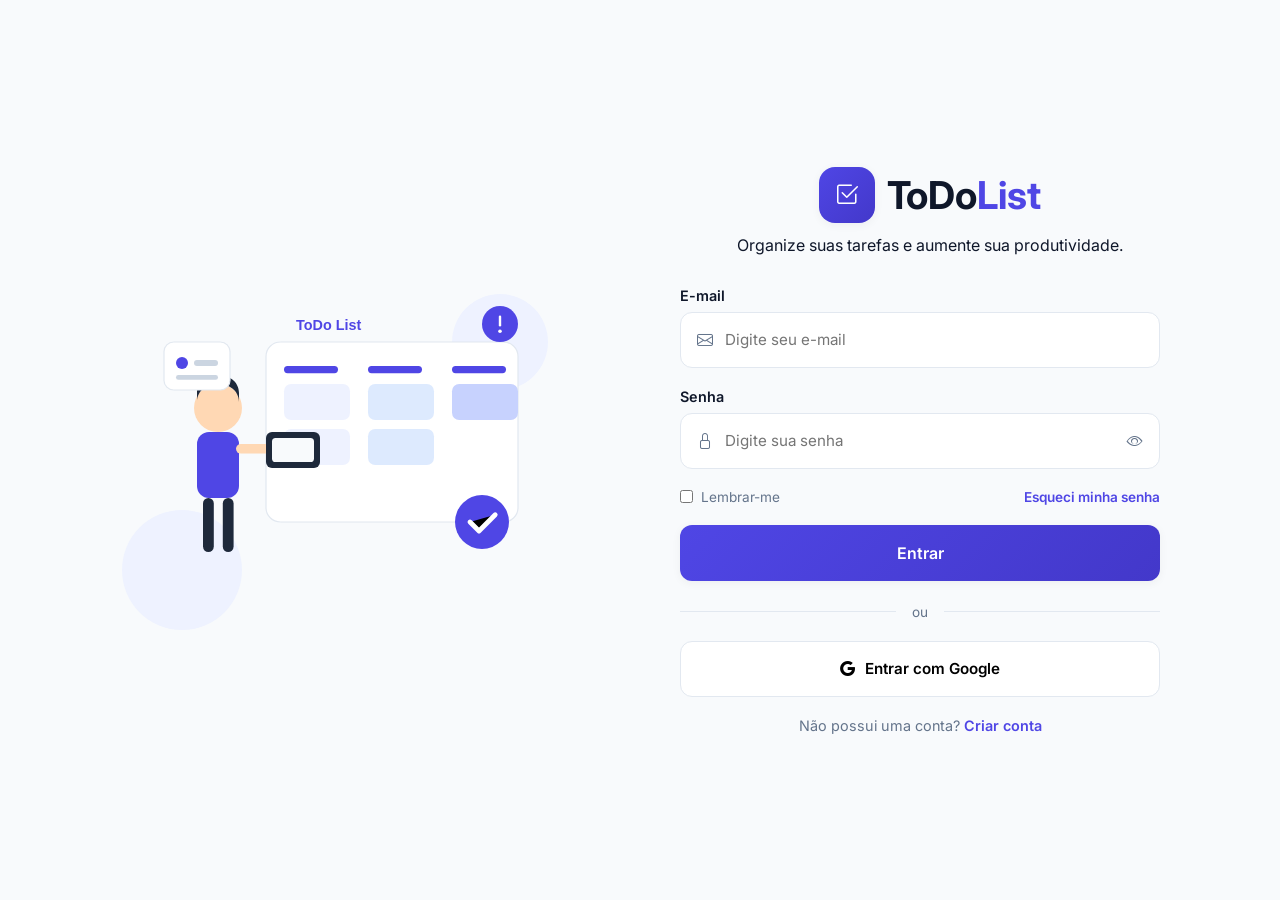
<file: index.html>
<!doctype html>
<html lang="pt-BR">
  <head>
    <meta charset="UTF-8" />
    <meta name="viewport" content="width=device-width, initial-scale=1.0" />
    <title>ToDo List | Login</title>
    <!-- Google Fonts -->
    <link rel="preconnect" href="https://fonts.googleapis.com" />
    <link rel="preconnect" href="https://fonts.gstatic.com" crossorigin />
    <link
      rel="stylesheet"
      href="https://fonts.googleapis.com/css2?family=Inter:wght@400;500;600;700&display=swap"
    />
    <!-- Bootstrap Icons -->
    <link
      rel="stylesheet"
      href="https://cdn.jsdelivr.net/npm/bootstrap-icons@1.11.3/font/bootstrap-icons.min.css"
    />
    <!-- CSS -->
    <link rel="stylesheet" href="./css/global.css" />
    <link rel="stylesheet" href="./css/login.css" />
  </head>
  <body>
    <main class="login-container">
      <!-- LADO ESQUERDO -->
      <!-- ILUSTRAÇÃO -->
      <section class="login-illustration">
        <img src="./images/login-illustration.svg" alt="Login" />
      </section>

      <!-- LADO DIREITO-->
      <!-- LOGO -->
      <section class="login-content">
        <section class="login-header">
          <div class="logo">
            <div class="logo-icon">
              <i class="bi bi-check2-square"></i>
            </div>
            <h1>ToDo<span>List</span></h1>
          </div>
          <p>Organize suas tarefas e aumente sua produtividade.</p>
        </section>

        <!-- FORMULÁRIO -->
        <section class="login-form-container">
          <form class="login-form">
            <!-- EMAIL -->
            <div class="input-group">
              <label for="email">E-mail</label>
              <div class="input-wrapper">
                <i class="bi bi-envelope"></i>
                <input
                  type="email"
                  id="email"
                  placeholder="Digite seu e-mail"
                />
              </div>
            </div>
            <!-- SENHA -->
            <div class="input-group">
              <label for="password">Senha</label>
              <div class="input-wrapper">
                <i class="bi bi-lock"></i>
                <input
                  type="password"
                  id="password"
                  placeholder="Digite sua senha"
                />
                <button type="button" class="toggle-password">
                  <i class="bi bi-eye"></i>
                </button>
              </div>
            </div>

            <!-- OPÇÕES -->
            <div class="form-options">
              <label class="remember-me">
                <input type="checkbox" />
                <span>Lembrar-me</span>
              </label>
              <a href="#">Esqueci minha senha</a>
            </div>

            <div class="form-message"></div>

            <!-- BOTÃO -->
            <button type="submit" class="btn-login">Entrar</button>

            <!-- DIVISOR -->
            <div class="divider"><span>ou</span></div>

            <!-- GOOGLE -->
            <button type="button" class="btn-google">
              <i class="bi bi-google"></i>
              Entrar com Google
            </button>

            <!-- REGISTRO -->
            <p class="register-link">
              Não possui uma conta?
              <a href="">Criar conta</a>
            </p>
          </form>
        </section>
      </section>
    </main>
    <script src="./js/auth.js"></script>
  </body>
</html>
</file>
<file: css/global.css>
:root {
  /* Cores */
  --primary: #4f46e5;
  --primary-dark: #4338ca;
  --background: #f8fafc;
  --surface: #ffffff;
  --text-primary: #0f172a;
  --text-secondary: #64748b;
  --border: #e2e8f0;
  --success: #10b981;
  --warning: #f59e0b;
  --danger: #ef4444;

  /* Tipografia */
  --font-family: "Inter", sans-serif;

  /* Sombras */
  --shadow-sm: 0 2px 10px rgba(0, 0, 0, 0.05);
  --shadow-md: 0 10px 25px rgba(0, 0, 0, 0.08);

  /* Bordas */
  --radius-sm: 8px;
  --radius-md: 12px;
  --radius-lg: 20px;

  /* Sidebar */
  --sidebar-width: 280px;

  /* Header */
  --header-height: 80px;
}

/* Reset */
*,
*::before,
*::after {
  margin: 0;
  padding: 0;
  box-sizing: border-box;
}

html {
  font-size: 16px;
  scroll-behavior: smooth;
}

body {
  font-family: var(--font-family);
  background: var(--background);
  color: var(--text-primary);
  min-height: 100vh;
}

img {
  max-width: 100%;
  display: block;
}

button,
input,
select,
textarea {
  font-family: inherit;
}

button {
  cursor: pointer;
}

a {
  text-decoration: none;
}

ul,
ol {
  list-style: none;
}

/* APP LAYOUT */
.app-layout {
  min-height: 100vh;
}

.main-content {
  min-height: 100vh;
}

/* Logo */
.logo {
  display: flex;
  align-items: center;
  gap: 12px;
}

.logo-icon {
  width: 48px;
  height: 48px;
  border-radius: 14px;
  background: linear-gradient(135deg, var(--primary), var(--primary-dark));
  display: flex;
  align-items: center;
  justify-content: center;
  color: white;
  font-size: 1.2rem;
  box-shadow: var(--shadow-sm);
}

.logo h2 {
  font-size: 1.3rem;
  font-weight: 700;
}

.logo span {
  color: var(--primary);
}

/* Header */
.header {
  height: var(--header-height);
  background: var(--surface);
  border-bottom: 1px solid var(--border);
  display: flex;
  align-items: center;
  justify-content: space-between;
  padding: 0 20px;
}

.header-info h1 {
  font-size: 1.4rem;
  font-weight: 700;
}

.header-info p {
  font-size: 0.9rem;
  color: var(--text-secondary);
  margin-top: 4px;
}

.header-actions {
  display: flex;
  align-items: center;
  gap: 12px;
}

/* Icon Button */
.icon-btn {
  width: 42px;
  height: 42px;
  border: none;
  border-radius: var(--radius-md);
  background: #eef2ff;
  transition: 0.3s;
}

.icon-btn:hover {
  background: #dde4ff;
}

.icon-btn i {
  color: var(--primary);
  font-size: 1rem;
}

/* Avatar */
.avatar {
  width: 42px;
  height: 42px;
  border-radius: 50%;
  object-fit: cover;
  border: 2px solid var(--border);
}

/* Page Content */
.page-content {
  padding: 24px;
  padding-bottom: 100px;
}

/* Sidebar */
.sidebar {
  display: none;
}

.logout-btn {
  border: none;
  background: #fee2e2;
  color: var(--danger);
  padding: 14px;
  border-radius: var(--radius-md);
  font-weight: 600;
  transition: 0.3s;
}

.logout-btn:hover {
  opacity: 0.85;
}

/* Mobile Navigation */
.mobile-nav {
  position: fixed;
  left: 0;
  right: 0;
  bottom: 0;
  height: 70px;
  background: var(--surface);
  border-top: 1px solid var(--border);
  display: flex;
  align-items: center;
  justify-content: space-around;
  z-index: 999;
}

.mobile-nav a {
  color: var(--text-secondary);
  font-size: 1.4rem;
  transition: 0.3s;
}

.mobile-nav a.active {
  color: var(--primary);
}

.mobile-nav a:hover {
  color: var(--primary);
}

/* Utilities */
.card {
  background: var(--surface);
  border-radius: var(--radius-lg);
  padding: 20px;
  box-shadow: var(--shadow-sm);
}

.section-title {
  font-size: 1.5rem;
  font-weight: 700;
}

.section-description {
  margin-top: 6px;
  color: var(--text-secondary);
}

.hidden {
  display: none !important;
}

/* Desktop */
@media (min-width: 1024px) {
  .mobile-nav {
    display: none;
  }

  .app-layout {
    display: grid;
    grid-template-columns: var(--sidebar-width) 1fr;
  }

  .sidebar {
    display: flex;
    flex-direction: column;
    justify-content: space-between;
    background: var(--surface);
    border-right: 1px solid var(--border);
    padding: 24px;
    min-height: 100vh;
    position: sticky;
    top: 0;
  }

  .sidebar nav {
    display: flex;
    flex-direction: column;
    gap: 8px;
    margin-top: 40px;
  }

  .sidebar nav a {
    display: flex;
    align-items: center;
    gap: 12px;
    padding: 14px;
    border-radius: var(--radius-md);
    color: var(--text-secondary);
    transition: 0.3s;
  }

  .sidebar nav a:hover,
  .sidebar nav a.active {
    background: #eef2ff;
    color: var(--primary);
  }

  .main-content {
    overflow-x: hidden;
  }
}
</file>
<file: css/login.css>
/* LOGIN PAGE */
.login-container {
  min-height: 100vh;
  display: flex;
  flex-direction: column;
  padding: 24px;
}

/* ILLUSTRATION */
.login-illustration {
  margin-bottom: 32px;
}

.login-illustration img {
  width: 100%;
  max-width: 200px;
  margin: 0 auto;
}

.login-content {
  display: flex;
  flex-direction: column;
}

/* HEADER */
.login-header {
  text-align: center;
  margin-bottom: 32px;
}

.logo {
  display: flex;
  align-items: center;
  justify-content: center;
  gap: 12px;
  margin-bottom: 12px;
}

.logo-icon {
  width: 56px;
  height: 56px;
  border-radius: 16px;
  background: linear-gradient(135deg, var(--primary), var(--primary-dark));
  display: flex;
  align-items: center;
  justify-content: center;
  color: white;
  font-size: 1.5rem;
  box-shadow: var(--shadow-sm);
}

.logo h1 {
  font-size: 2rem;
  font-weight: 700;
}

.logo h1 span {
  color: var(--primary);
}

.logo-header p {
  color: var(--text-secondary);
  font-size: 0.95rem;
  line-height: 1.5;
}

/* FORM */
.login-form-container {
  width: 100%;
}

.login-form {
  display: flex;
  flex-direction: column;
  gap: 20px;
}

/* INPUTS */
.input-group {
  display: flex;
  flex-direction: column;
  gap: 8px;
}

.input-group label {
  font-size: 0.9rem;
  font-weight: 600;
  color: var(--text-primary);
}

.input-wrapper {
  height: 56px;
  border: 1px solid var(--border);
  border-radius: var(--radius-md);
  background: var(--surface);
  display: flex;
  align-items: center;
  padding: 0 16px;
  transition: 0.3s;
}

.input-wrapper:focus-within {
  border-color: var(--primary);
  box-shadow: 0 0 0 3px rgba(79, 70, 229, 0.15);
}

.input-wrapper i {
  color: var(--text-secondary);
  font-size: 1rem;
}

.input-wrapper input {
  flex: 1;
  border: none;
  outline: none;
  padding: 0 12px;
  background: transparent;
  font-size: 0.95rem;
}

.toggle-password {
  border: none;
  background: transparent;
  cursor: pointer;
  color: var(--text-secondary);
  font-size: 1rem;
}

/* OPTIONS */
.form-options {
  display: flex;
  align-items: center;
  justify-content: space-between;
  gap: 12px;
}

.remember-me {
  display: flex;
  align-items: center;
  gap: 8px;
  font-size: 0.85rem;
  color: var(--text-secondary);
}

.form-options a {
  text-decoration: none;
  color: var(--primary);
  font-size: 0.85rem;
  font-weight: 600;
}

/* BUTTONS */
.btn-login {
  height: 56px;
  border: none;
  border-radius: var(--radius-md);
  background: linear-gradient(135deg, var(--primary), var(--primary-dark));
  color: white;
  font-size: 1rem;
  font-weight: 600;
  cursor: pointer;
  transition: 0.3s;
  box-shadow: var(--shadow-sm);
}

.btn-login:hover {
  transform: translateY(-2px);
}

.btn-google {
  height: 56px;
  border: 1px solid var(--border);
  border-radius: var(--radius-md);
  background: white;
  display: flex;
  align-items: center;
  justify-content: center;
  gap: 10px;
  cursor: pointer;
  font-size: 0.95rem;
  font-weight: 600;
  transition: 0.3s;
}

.btn-google:hover {
  background: #f8fafc;
}

/* DIVIDER */
.divider {
  position: relative;
  text-align: center;
}

.divider::before {
  content: "";
  position: absolute;
  left: 0;
  top: 50%;
  width: 100%;
  height: 1px;
  background: var(--border);
}

.divider span {
  position: relative;
  background: var(--background);
  padding: 0 16px;
  color: var(--text-secondary);
  font-size: 0.85rem;
}

/* REGISTER */
.register-link {
  text-align: center;
  font-size: 0.9rem;
  color: var(--text-secondary);
}

.register-link a {
  color: var(--primary);
  font-weight: 600;
  text-decoration: none;
}

.form-message {
  display: none;
  padding: 12px;
  border-radius: 12px;
  font-size: 0.9rem;
  text-align: center;
}

.form-message.error {
  display: block;
  background: #fee2e2;
  color: #b91c1c;
}

.form-message.success {
  display: block;
  background: #dcfce7;
  color: #166534;
}

/* TABLET */
@media (min-width: 768px) {
  .login-container {
    max-width: 520px;
    margin: 0 auto;
    justify-content: center;
  }

  .login-illustration img {
    max-width: 340px;
  }

  .logo h1 {
    font-size: 2.4rem;
  }
}

/* DESKTOP */
@media (min-width: 1024px) {
  .login-container {
    max-width: 1200px;
    margin: 0 auto;
    display: grid;
    grid-template-columns: 1fr 1fr;
    align-items: center;
    gap: 80px;
    padding: 60px;
  }

  .login-header {
    text-align: center;
  }

  .logo {
    justify-content: center;
  }

  .logo p {
    justify-content: center;
  }

  .login-illustration {
    order: -1;
    margin-bottom: 0;
  }

  .login-illustration img {
    max-width: 480px;
  }

  .login-form-container {
    max-width: 480px;
  }
}

/* LARGE DESKTOP */
@media (min-width: 1440px) {
  .login-container {
    gap: 120px;
  }

  .login-illustration img {
    max-width: 600px;
  }

  .logo h1 {
    font-size: 3rem;
  }
}
</file>
<file: css/agenda.css>
/* HEADER */
.page-header {
  margin-bottom: 24px;
}

/* RESUMO */
.summary-grid {
  display: grid;
  grid-template-columns: repeat(2, 1fr);
  gap: 16px;
  margin-bottom: 32px;
}

.summary-card {
  background: var(--surface);
  border-radius: var(--radius-lg);
  padding: 20px;
  box-shadow: var(--shadow-sm);
  display: flex;
  flex-direction: column;
}

.summary-number {
  font-size: 1.8rem;
  font-weight: 700;
  color: var(--primary);
}

.summary-label {
  margin-top: 8px;
  color: var(--text-secondary);
  font-size: 0.9rem;
}

/* TOOLBAR */
.agenda-toolbar {
  display: flex;
  flex-direction: column;
  gap: 16px;
  margin-bottom: 32px;
}

.today-btn,
.secondary-btn {
  height: 52px;
  border: none;
  border-radius: var(--radius-md);
  font-weight: 600;
  cursor: pointer;
}

.today-btn,
.secondary-btn {
  background: var(--surface);
  color: var(--text-primary);
}

/* BUSCA */
.search-box {
  height: 52px;
  background: var(--surface);
  border: 1px solid var(--border);
  border-radius: var(--radius-md);
  padding: 0 16px;
  display: flex;
  align-items: center;
  gap: 12px;
}

.search-box input {
  flex: 1;
  border: none;
  outline: none;
  background: transparent;
}

.search-box i {
  color: var(--text-secondary);
}

/* LAYOUT */
.agenda-layout {
  display: grid;
  grid-template-columns: 1fr;
  gap: 24px;
}

/* TIMELINE */
.timeline-card {
  background: var(--surface);
  border-radius: var(--radius-lg);
  padding: 24px;
  box-shadow: var(--shadow-sm);
}

.card-header {
  margin-bottom: 24px;
}

.card-header h3 {
  font-size: 1.2rem;
}

/* EVENTOS */
.appointment-card {
  display: flex;
  justify-content: space-between;
  align-items: center;
  padding: 16px;
  margin-bottom: 12px;
  border-radius: var(--radius-md);
  border-left: 4px solid var(--primary);
  background: rgba(79, 70, 229, 0.05);
}

.appointment-card.completed {
  opacity: 0.7;
  border-left-color: #10b981;
}

.appointment-card.completed h4 {
  text-decoration: line-through;
}

.appointment-info h4 {
  margin-bottom: 4px;
}

.appointment-info p {
  color: var(--text-secondary);
  font-size: 0.9rem;
}

.appointment-meta {
  display: flex;
  flex-direction: column;
  align-items: flex-end;
  gap: 4px;
}

.appointment-time {
  font-weight: 600;
  color: var(--primary);
}

.appointment-hours {
  font-size: 0.8rem;
  color: var(--text-secondary);
}

/* SIDEBAR */
.agenda-sidebar {
  display: flex;
  flex-direction: column;
  gap: 24px;
}

.calendar-card,
.upcoming-card {
  background: var(--surface);
  border-radius: var(--radius-lg);
  padding: 24px;
  box-shadow: var(--shadow-sm);
}

.upcoming-meta {
  display: flex;
  align-items: center;
  gap: 12px;
  margin-top: 6px;
  color: var(--text-secondary);
  font-size: 0.85rem;
}

.upcoming-hours {
  display: flex;
  align-items: center;
  gap: 4px;
}

.upcoming-hours i {
  font-size: 0.8rem;
}

/* CALENDÁRIO */
#month-year {
  margin-bottom: 20px;
}

#calendar-grid {
  display: grid;
  grid-template-columns: repeat(7, 1fr);
  gap: 8px;
}

.calendar-day {
  height: 40px;
  border-radius: 50%;
  display: flex;
  justify-content: center;
  align-items: center;
  cursor: pointer;
  transition: 0.3s;
}

.calendar-day:hover {
  background: rgba(99, 102, 241, 0.1);
}

.calendar-day.active {
  background: var(--primary);
  color: white;
}

.calendar-day.selected {
  background: var(--primary);
  color: white;
  font-weight: 700;
}

.calendar-day.selected::after {
  background: white;
}

.calendar-day.has-event {
  position: relative;
}

.calendar-day.has-event::after {
  content: "";
  width: 8px;
  height: 8px;
  border-radius: 50%;
  background: var(--primary);
  position: absolute;
  bottom: 6px;
  left: 50%;
  transform: translateX(-50%);
}

.calendar-day.priority-high::after {
  background: #ef4444;
}

.calendar-day.priority-medium::after {
  background: #f59e0b;
}

.calendar-day.priority-low::after {
  background: #22c55e;
}

/* PRÓXIMOS */
.upcoming-item {
  padding: 12px 0;
  border-bottom: 1px solid var(--border);
}

.upcoming-item:last-child {
  border-bottom: none;
}

.upcoming-item h4 {
  margin-bottom: 4px;
}

.upcoming-item span {
  font-size: 0.85rem;
  color: var(--text-secondary);
}

/* MODAL */
.modal {
  position: fixed;
  inset: 0;
  background: rgba(0, 0, 0, 0.4);
  display: flex;
  justify-content: center;
  align-items: center;
  z-index: 1000;
}

.hidden {
  display: none;
}

.modal-content {
  width: 95%;
  max-width: 500px;
  background: var(--surface);
  border-radius: var(--radius-lg);
  padding: 24px;
}

.modal-header {
  display: flex;
  justify-content: space-between;
  align-items: center;
  margin-bottom: 24px;
}

.modal-header button {
  border: none;
  background: transparent;
  cursor: pointer;
}

.form-group {
  display: flex;
  flex-direction: column;
  margin-bottom: 16px;
}

.form-group label {
  margin-bottom: 8px;
  font-weight: 500;
}

.form-group input,
.form-group select {
  height: 48px;
  border: 1px solid var(--border);
  border-radius: var(--radius-md);
  padding: 0 12px;
}

.form-row {
  display: grid;
  grid-template-columns: 1fr 1fr;
  gap: 12px;
}

.modal-actions {
  margin-top: 24px;
  display: flex;
  justify-content: flex-end;
  gap: 12px;
}

.modal-actions button {
  height: 46px;
  padding: 0 20px;

  border: none;
  border-radius: var(--radius-md);

  cursor: pointer;
}

.modal-actions button[type="submit"] {
  background: var(--primary);
  color: white;
}

/* TABLET */
@media (min-width: 768px) {
  .summary-grid {
    grid-template-columns: repeat(4, 1fr);
  }

  .agenda-toolbar {
    flex-direction: row;
  }

  .search-box {
    flex: 1;
  }

  .today-btn,
  .secondary-btn {
    width: 120px;
  }
}

/* DESKTOP */
@media (min-width: 1024px) {
  .agenda-layout {
    grid-template-columns: 2fr 1fr;
  }

  .page-content {
    padding: 32px;
  }
}
</file>
<file: css/dashboard.css>
/* Page Header */
.page-header {
  margin-bottom: 24px;
}

/* Summary Cards */
.summary-grid {
  display: grid;
  grid-template-columns: repeat(2, 1fr);
  gap: 16px;
  margin-bottom: 32px;
}

.summary-card {
  background: var(--surface);
  border-radius: var(--radius-lg);
  padding: 20px;
  box-shadow: var(--shadow-sm);
  display: flex;
  flex-direction: column;
}

.summary-number {
  font-size: 1.8rem;
  font-weight: 700;
  color: var(--primary);
}

.summary-label {
  margin-top: 8px;
  color: var(--text-secondary);
  font-size: 0.9rem;
}

/* Toolbar */
.boards-toolbar {
  display: flex;
  flex-direction: column;
  gap: 16px;
  margin-bottom: 32px;
}

.search-box {
  height: 52px;
  background: var(--surface);
  border: 1px solid var(--border);
  border-radius: var(--radius-md);
  padding: 0 16px;
  display: flex;
  align-items: center;
  gap: 12px;
}

.search-box i {
  color: var(--text-secondary);
}

.search-box input {
  flex: 1;
  border: none;
  outline: none;
  background: transparent;
}

.new-board-btn {
  height: 52px;
  border: none;
  border-radius: var(--radius-md);
  background: var(--primary);
  color: white;
  font-weight: 600;
  display: flex;
  align-items: center;
  justify-content: center;
  gap: 10px;
  transition: 0.3s;
}

.new-board-btn:hover {
  background: var(--primary-dark);
}

/* Boards Grid */
.boards-grid {
  display: grid;
  grid-template-columns: 1fr;
  gap: 20px;
}

/* Board Card */
.board-card {
  background: var(--surface);
  border-radius: var(--radius-lg);
  padding: 20px;
  box-shadow: var(--shadow-sm);
  transition: 0.3s;
}

.board-card:hover {
  transform: translateY(-3px);
  box-shadow: var(--radius-md);
}

.board-card h3 {
  margin-top: 16px;
  font-size: 1.1rem;
}

.board-card p {
  margin-top: 4px;
  color: var(--text-secondary);
  font-size: 0.9rem;
}

.board-card span {
  font-size: 0.85rem;
  color: var(--text-secondary);
}

/* Board Icon */
.board-icon {
  width: 56px;
  height: 56px;
  border-radius: 16px;
  display: flex;
  align-items: center;
  justify-content: center;
  font-size: 1.4rem;
  color: white;
}

.study {
  background: #4f46e5;
}

.work {
  background: #0ea5e9;
}

.home {
  background: #10b981;
}

.finance {
  background: #f59e0b;
}

/* Progress Bar */
.progress-bar {
  width: 100%;
  height: 8px;
  background: #e5e7eb;
  border-radius: 999px;
  overflow: hidden;
  margin: 12px 0;
}

.progress {
  height: 100%;
  background: var(--primary);
  border-radius: 999px;
  transition: width 0.3s ease;
}

/* Add Board Card */
.add-board {
  border: 2px dashed var(--border);
  background: transparent;
  min-height: 220px;
  display: flex;
  flex-direction: column;
  justify-content: center;
  align-items: center;
  gap: 12px;
  cursor: pointer;
}

.add-board i {
  font-size: 2rem;
  color: var(--primary);
}

.add-board span {
  color: var(--primary);
  font-weight: 600;
}

.add-board:hover {
  border-color: var(--primary);
  background: rgba(79, 70, 229, 0.04);
}

/* Tablet */
@media (min-width: 768px) {
  .summary-grid {
    grid-template-columns: repeat(4, 1fr);
  }

  .boards-toolbar {
    flex-direction: row;
  }

  .search-box {
    flex: 1;
  }

  .new-board-btn {
    width: 220px;
  }

  .boards-grid {
    grid-template-columns: repeat(2, 1fr);
  }
}

/* Desktop */
@media (min-width: 1024px) {
  .page-content {
    padding: 32px;
  }

  .boards-grid {
    grid-template-columns: repeat(3, 1fr);
  }

  .summary-number {
    font-size: 2rem;
  }
}

/* Large Desktop */
@media (min-width: 1400px) {
  .boards-grid {
    grid-template-columns: repeat(4, 1fr);
  }
}
</file>
<file: css/tasks.css>
/* Page Header */
.page-header {
  margin-bottom: 24px;
}

/* Summary */
.summary-grid {
  display: grid;
  grid-template-columns: repeat(2, 1fr);
  gap: 16px;
  margin-bottom: 32px;
}

.summary-card {
  background: var(--surface);
  border-radius: var(--radius-lg);
  padding: 20px;
  box-shadow: var(--shadow-sm);
  display: flex;
  flex-direction: column;
}

.summary-number {
  font-size: 1.8rem;
  font-weight: 700;
  color: var(--primary);
}

.summary-label {
  margin-top: 6px;
  color: var(--text-secondary);
  font-size: 0.9rem;
}

/* Toolbar */
.tasks-toolbar {
  display: flex;
  flex-direction: column;
  gap: 16px;
  margin-bottom: 32px;
}

.search-box {
  height: 52px;
  background: var(--surface);
  border: 1px solid var(--border);
  border-radius: var(--radius-md);
  display: flex;
  align-items: center;
  gap: 12px;
  padding: 0 16px;
}

.search-box i {
  color: var(--text-secondary);
}

.search-box input {
  flex: 1;
  border: none;
  outline: none;
  background: transparent;
}

/* Filters */
.filters {
  display: flex;
  gap: 10px;
  overflow-x: auto;
}

.filter {
  height: 42px;
  border: none;
  border-radius: 999px;
  padding: 0 16px;
  background: #eef2ff;
  color: var(--primary);
  font-weight: 600;
  white-space: nowrap;
}

.filter.active {
  background: var(--primary);
  color: white;
}

/* New Task Button */
.new-task-btn {
  height: 52px;
  border: none;
  border-radius: var(--radius-md);
  background: var(--primary);
  color: white;
  font-weight: 600;
  display: flex;
  align-items: center;
  justify-content: center;
  gap: 10px;
  transition: 0.3s;
}

.new-task-btn:hover {
  background: var(--primary-dark);
}

/* Task List */
.tasks-list {
  display: flex;
  flex-direction: column;
  gap: 16px;
}

/* Task Card */
.task-card {
  background: var(--surface);
  border-radius: var(--radius-lg);
  padding: 18px;
  box-shadow: var(--shadow-sm);
  display: flex;
  align-items: center;
  gap: 16px;
  transition: 0.3s;
}

.task-card:hover {
  transform: translateY(-2px);
}

.task-check input {
  width: 20px;
  height: 20px;
  cursor: pointer;
}

/* Content */
.task-content {
  flex: 1;
}

.task-content h3 {
  font-size: 1rem;
  margin-bottom: 10px;
}

.task-meta {
  display: flex;
  flex-wrap: wrap;
  gap: 10px;
}

/* Category */
.task-category {
  padding: 6px 12px;
  border-radius: 999px;
  font-size: 0.8rem;
  font-weight: 600;
  color: white;
}

.study {
  background: #4f46e5;
}

.work {
  background: #0ea5e9;
}

.home {
  background: #10b981;
}

.finance {
  background: #f59e0b;
}

/* Priority */
.task-priority {
  padding: 6px 12px;
  border-radius: 999px;
  font-size: 0.8rem;
  font-weight: 600;
  color: white;
}

.high {
  background: #ef4444;
}

.medium {
  background: #f59e0b;
}

.low {
  background: #10b981;
}

/* Date */
.task-date {
  color: var(--text-secondary);
  font-size: 0.85rem;
  display: flex;
  align-items: center;
}

/* Actions */
.task-actions {
  display: flex;
  gap: 8px;
}

.task-actions button {
  width: 40px;
  height: 40px;
  border: none;
  border-radius: 12px;
  background: #f8fafc;
  transition: 0.3s;
}

.task-actions button:hover {
  background: #eef2ff;
}

.task-actions i {
  color: var(--primary);
}

/* Completed */
.task-card.completed {
  opacity: 0.7;
}

.task-card.completed h3 {
  text-decoration: line-through;
}

.sort-select {
  height: 42px;
  padding: 0 12px;
  border: 1px solid var(--border);
  border-radius: var(--radius-md);
  background: var(--surface);
  cursor: pointer;
}

/* Tablet */
@media (min-width: 768px) {
  .summary-grid {
    grid-template-columns: repeat(4, 1fr);
  }

  .tasks-toolbar {
    flex-direction: row;
    align-items: center;
  }

  .search-box {
    flex: 1;
  }

  .new-task-btn {
    width: 150px;
  }
}

/* Desktop */
@media (min-width: 1024px) {
  .page-content {
    padding: 32px;
  }

  .search-box {
    width: 150px;
  }

  .task-card {
    padding: 20px 24px;
  }
}

/* Modal */
.modal-overlay {
  position: fixed;
  inset: 0;
  background: rgba(15, 23, 42, 0.6);
  display: flex;
  align-items: center;
  justify-content: center;
  padding: 20px;
  z-index: 9999;
}

.hidden {
  display: none;
}

.task-modal {
  width: 100%;
  max-width: 500px;
  background: var(--surface);
  border-radius: var(--radius-lg);
  padding: 24px;
  box-shadow: var(--shadow-md);
}

.modal-header {
  display: flex;
  align-items: center;
  justify-content: space-between;
  margin-bottom: 24px;
}

.modal-header h2 {
  font-size: 1.25rem;
}

.close-modal {
  border: none;
  background: transparent;
  font-size: 1.2rem;
}

.form-group {
  display: flex;
  flex-direction: column;
  gap: 8px;
  margin-bottom: 18px;
}

.form-group label {
  font-weight: 600;
}

.form-group input,
.form-group select {
  height: 50px;
  border: 1px solid var(--border);
  border-radius: var(--radius-md);
  padding: 0 14px;
  outline: none;
}

.form-group input:focus,
.form-group select:focus {
  border-color: var(--primary);
}

.modal-actions {
  display: flex;
  gap: 12px;
  margin-top: 24px;
}

.cancel-btn,
.save-btn {
  flex: 1;
  height: 50px;
  border: none;
  border-radius: var(--radius-md);
  font-weight: 600;
}

.cancel-btn {
  background: #e2e8f0;
}

.save-btn {
  background: var(--primary);
  color: white;
}

.save-btn:hover {
  background: var(--primary-dark);
}
</file>
